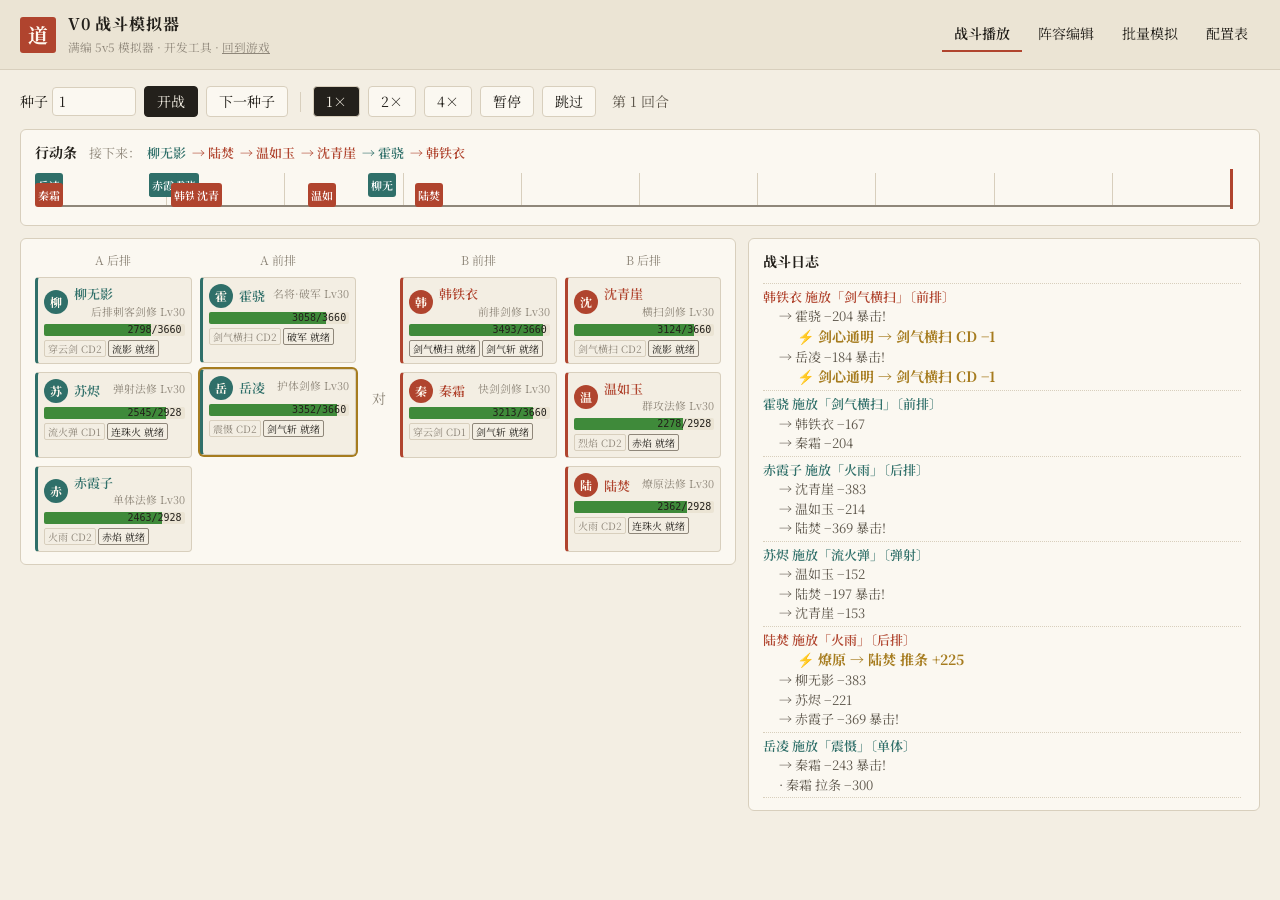
<file: v0.html>
<!doctype html>
<html lang="zh-CN">
<head>
<meta charset="utf-8">
<meta name="viewport" content="width=device-width, initial-scale=1">
<title>道 · V0 战斗模拟器</title>
<link rel="preconnect" href="https://fonts.googleapis.com">
<link href="https://fonts.googleapis.com/css2?family=Noto+Serif+SC:wght@400;600;700&display=swap" rel="stylesheet">
<link rel="stylesheet" href="src/ui/style.css">
</head>
<body>
<header class="top">
  <div class="brand"><span class="seal">道</span><div><b>V0 战斗模拟器</b><small>满编 5v5 模拟器 · 开发工具 · <a href="index.html">回到游戏</a></small></div></div>
  <nav>
    <button data-tab="player">战斗播放</button>
    <button data-tab="editor">阵容编辑</button>
    <button data-tab="batch">批量模拟</button>
    <button data-tab="config">配置表</button>
  </nav>
</header>
<main>
  <section class="page" id="page-editor" hidden></section>
  <section class="page" id="page-player"></section>
  <section class="page" id="page-batch" hidden></section>
  <section class="page" id="page-config" hidden></section>
</main>

<!-- 加载顺序即依赖顺序（与 src/node.js 保持一致）。经典脚本，file:// 直接打开即可，不需要构建或本地服务器。 -->
<!-- 地基 -->
<script src="src/core/tags.js"></script>
<script src="src/core/rng.js"></script>
<!-- 配置表 -->
<script src="src/config/coef.js"></script>
<script src="src/config/skills.js"></script>
<script src="src/config/talents.js"></script>
<script src="src/config/characters.js"></script>
<script src="src/config/game.js"></script>
<script src="src/config/assets.js"></script>
<!-- 调参覆盖（配置网站写入）→ 合并进 DAO.CONFIG -->
<script src="src/config/tuning.js"></script>
<script src="src/config/apply-tuning.js"></script>
<!-- 地基：事件、数据模型 -->
<script src="src/core/events.js"></script>
<script src="src/core/model.js"></script>
<!-- 战斗（纯逻辑，可在 Node 里跑） -->
<script src="src/battle/targeting.js"></script>
<script src="src/battle/damage.js"></script>
<script src="src/battle/engine.js"></script>
<script src="src/battle/replay.js"></script>
<script src="src/battle/log.js"></script>
<script src="src/battle/simulate.js"></script>
<!-- UI -->
<script src="src/ui/util.js"></script>
<script src="src/ui/render-text.js"></script>
<script src="src/ui/battleview.js"></script>
<script src="src/ui/config-view.js"></script>
<script src="src/ui/state.js"></script>
<script src="src/ui/editor.js"></script>
<script src="src/ui/player.js"></script>
<script src="src/ui/batch.js"></script>
<script src="src/ui/main.js"></script>
</body>
</html>
</file>
<file: src/ui/style.css>
/* 道 · V0 —— 宣纸与墨，A 方青、B 方朱 */
:root {
  --paper: #f3eee3;
  --paper-2: #ebe4d4;
  --card: #fbf8f1;
  --ink: #23201b;
  --ink-2: #5d564b;
  --ink-3: #8f877a;
  --line: #d8cfbd;
  --a: #2f6f69;
  --a-soft: #d6e6e2;
  --b: #b0442e;
  --b-soft: #f2dcd3;
  --gold: #a67c1f;
  --heal: #3f8a3a;
  --shield: #5b7fb5;
  --crit: #c2410c;
  --font: "Noto Serif SC", "Songti SC", "STSong", "SimSun", serif;
  --mono: ui-monospace, "SF Mono", Menlo, Consolas, monospace;
  color-scheme: light;
}
@media (prefers-color-scheme: dark) {
  :root:not([data-theme="light"]) {
    --paper: #17161a; --paper-2: #1f1e23; --card: #222127; --ink: #ece6d8; --ink-2: #b8b0a2; --ink-3: #847d71;
    --line: #38363d; --a: #6cb8ae; --a-soft: #22403d; --b: #e07a62; --b-soft: #4a2a23; --gold: #d4a945;
    --heal: #7cc477; --shield: #8daee0; --crit: #f08a4b; color-scheme: dark;
  }
}
:root[data-theme="dark"] {
  --paper: #17161a; --paper-2: #1f1e23; --card: #222127; --ink: #ece6d8; --ink-2: #b8b0a2; --ink-3: #847d71;
  --line: #38363d; --a: #6cb8ae; --a-soft: #22403d; --b: #e07a62; --b-soft: #4a2a23; --gold: #d4a945;
  --heal: #7cc477; --shield: #8daee0; --crit: #f08a4b; color-scheme: dark;
}

* { box-sizing: border-box; }
[hidden] { display: none !important; }
html, body { margin: 0; }
body { background: var(--paper); color: var(--ink); font-family: var(--font); font-size: 14px; line-height: 1.5; }
button, input, select, textarea { font: inherit; color: inherit; }
button {
  background: var(--card); border: 1px solid var(--line); border-radius: 4px; padding: 4px 12px; cursor: pointer;
}
button:hover { border-color: var(--ink-3); }
button.primary { background: var(--ink); color: var(--paper); border-color: var(--ink); }
button.on { background: var(--ink); color: var(--paper); }
button.mini { padding: 0 6px; font-size: 12px; line-height: 20px; }
select, input[type=number] { background: var(--card); border: 1px solid var(--line); border-radius: 4px; padding: 3px 6px; }
small { color: var(--ink-3); font-weight: 400; }
.muted { color: var(--ink-3); }
.side-A { color: var(--a); }
.side-B { color: var(--b); }

/* 顶栏 */
.top { display: flex; align-items: center; justify-content: space-between; gap: 16px; padding: 12px 20px; border-bottom: 1px solid var(--line); background: var(--paper-2); flex-wrap: wrap; }
.brand { display: flex; align-items: center; gap: 12px; }
.brand b { display: block; font-size: 16px; letter-spacing: .05em; }
.seal { display: inline-grid; place-items: center; width: 36px; height: 36px; background: var(--b); color: #fff8ee; font-weight: 700; font-size: 20px; border-radius: 3px; }
nav { display: flex; gap: 4px; flex-wrap: wrap; }
nav button { border: none; background: transparent; border-bottom: 2px solid transparent; border-radius: 0; padding: 6px 12px; }
nav button.on { background: transparent; color: var(--ink); border-bottom-color: var(--b); font-weight: 600; }
main { padding: 16px 20px 40px; max-width: 1400px; margin: 0 auto; }

.card { background: var(--card); border: 1px solid var(--line); border-radius: 6px; padding: 12px 14px; margin-bottom: 12px; }
.toolbar { display: flex; align-items: center; gap: 8px; flex-wrap: wrap; margin-bottom: 12px; }
.toolbar .sep { width: 1px; height: 20px; background: var(--line); margin: 0 4px; }
.status { color: var(--ink-2); margin-left: 8px; }
.errors { color: var(--b); font-size: 13px; margin-top: 6px; }
.scroll-x { overflow-x: auto; }

/* ===== 阵容编辑 ===== */
.editor-grid { display: grid; grid-template-columns: minmax(0, 1fr) minmax(0, 1.1fr); gap: 14px; align-items: start; }
.teams { display: grid; gap: 12px; }
.team { background: var(--card); border: 1px solid var(--line); border-radius: 6px; padding: 10px 12px; border-top: 3px solid var(--a); }
.team-B { border-top-color: var(--b); }
.team-head { display: flex; justify-content: space-between; align-items: baseline; }
.team-head h3 { margin: 0 0 6px; }
.team-A h3 { color: var(--a); } .team-B h3 { color: var(--b); }
.row-line { display: grid; grid-template-columns: 52px 1fr; gap: 8px; align-items: stretch; margin-bottom: 6px; }
.row-label { display: flex; flex-direction: column; justify-content: center; color: var(--ink-2); font-size: 13px; }
.row-cards { display: grid; grid-template-columns: repeat(3, minmax(0, 1fr)); gap: 6px; }
.slot { border: 1px solid var(--line); border-radius: 4px; padding: 6px 8px; cursor: pointer; background: var(--paper); position: relative; min-height: 56px; }
.slot:hover { border-color: var(--ink-3); }
.slot.sel { border-color: var(--ink); box-shadow: inset 0 0 0 1px var(--ink); }
.slot.empty { color: var(--ink-3); display: grid; place-items: center; cursor: default; border-style: dashed; }
.slot-name { font-weight: 600; }
.slot-title { font-size: 12px; color: var(--ink-3); }
.slot-actions { position: absolute; top: 4px; right: 4px; display: flex; gap: 2px; opacity: .55; }
.slot:hover .slot-actions { opacity: 1; }
.add-line { display: flex; gap: 6px; margin-top: 8px; flex-wrap: wrap; }

.detail-head { display: flex; justify-content: space-between; align-items: baseline; border-bottom: 1px solid var(--line); margin-bottom: 8px; }
.detail-head h3 { margin: 0 0 6px; }
.field { display: grid; grid-template-columns: 92px 1fr; gap: 8px; padding: 8px 0; border-bottom: 1px dashed var(--line); }
.field > label { color: var(--ink-2); font-size: 13px; padding-top: 3px; }
.triad { display: flex; gap: 12px; }
.triad input { width: 5em; margin-left: 4px; }
.stat-grid { display: grid; grid-template-columns: repeat(auto-fill, minmax(110px, 1fr)); gap: 4px 12px; padding: 8px 0; border-bottom: 1px dashed var(--line); }
.stat-grid div { display: flex; justify-content: space-between; font-size: 13px; }
.stat-grid span { color: var(--ink-3); }
.skill-line { display: flex; flex-wrap: wrap; gap: 4px 10px; align-items: center; font-size: 13px; margin-top: 4px; }
.skill-meta { color: var(--ink-2); }
.skill-eff { color: var(--shield); }
.skill-line.trig { color: var(--gold); }
.tags { display: inline-flex; gap: 3px; }
.tag { font-size: 11px; padding: 0 5px; border: 1px solid var(--line); border-radius: 3px; color: var(--ink-3); }
.tag.on { border-color: var(--gold); color: var(--gold); background: color-mix(in srgb, var(--gold) 12%, transparent); font-weight: 600; }
.branches { display: grid; gap: 6px; }
.branch { display: block; border: 1px solid var(--line); border-radius: 4px; padding: 6px 8px; cursor: pointer; }
.branch.on { border-color: var(--ink); background: var(--paper); }
.branch input { margin-right: 6px; }
.roll { display: inline-flex; align-items: center; gap: 8px; margin-left: 8px; flex-wrap: wrap; }
.roll input[type=range] { width: 140px; accent-color: var(--b); }
.roll-val { font-size: 12px; color: var(--ink-2); font-family: var(--mono); }
.talent-row { display: flex; align-items: center; gap: 6px; flex-wrap: wrap; margin-bottom: 6px; font-size: 13px; }
.tier { font-size: 11px; padding: 0 5px; border-radius: 3px; border: 1px solid var(--line); }
.tier-trigger { border-color: var(--gold); color: var(--gold); }
.tier-tag { border-color: var(--shield); color: var(--shield); }

/* ===== 战斗播放 ===== */
.bar-card { padding-bottom: 18px; }
.bar-head { display: flex; gap: 12px; align-items: baseline; flex-wrap: wrap; margin-bottom: 10px; }
.order { display: flex; gap: 6px; flex-wrap: wrap; font-size: 13px; }
.ord { font-weight: 600; }
.actionbar { position: relative; height: 34px; margin: 0 14px; border-bottom: 2px solid var(--ink-3); background: repeating-linear-gradient(90deg, transparent 0 calc(10% - 1px), var(--line) calc(10% - 1px) 10%); }
.bar-end { position: absolute; right: -2px; top: -4px; bottom: -4px; width: 3px; background: var(--b); }
.marker { position: absolute; top: 4px; width: 28px; height: 24px; border-radius: 3px; display: grid; place-items: center; font-size: 11px; color: #fff; transition: left .35s linear; font-weight: 600; }
.marker.side-A { background: var(--a); top: 0; }
.marker.side-B { background: var(--b); top: 10px; }
.marker.dead { opacity: .15; }
.player-grid { display: grid; grid-template-columns: minmax(0, 1.4fr) minmax(0, 1fr); gap: 12px; align-items: start; }
.field-grid { display: grid; grid-template-columns: var(--cols, 1fr 1fr 28px 1fr 1fr); gap: 8px; }
.col { display: flex; flex-direction: column; gap: 8px; }
.col-label { font-size: 12px; color: var(--ink-3); text-align: center; }
.vs { display: grid; place-items: center; color: var(--ink-3); writing-mode: vertical-rl; letter-spacing: .5em; }
.unit { position: relative; border: 1px solid var(--line); border-radius: 4px; padding: 6px; background: var(--paper); transition: transform .15s, box-shadow .15s; min-height: 86px; }
.unit.side-A { border-left: 3px solid var(--a); }
.unit.side-B { border-left: 3px solid var(--b); }
.unit.acting { box-shadow: 0 0 0 2px var(--gold); transform: translateY(-2px); }
.unit.hit { animation: shake .25s; }
.unit.healed { box-shadow: 0 0 0 2px var(--heal); }
.unit.dead { opacity: .35; filter: grayscale(1); }
@keyframes shake { 25% { transform: translateX(-3px); } 75% { transform: translateX(3px); } }
.u-name { font-weight: 600; font-size: 13px; display: flex; justify-content: space-between; }
.hp { position: relative; height: 12px; background: var(--paper-2); border-radius: 2px; margin: 4px 0; overflow: hidden; }
.hp-fill { position: absolute; inset: 0 auto 0 0; background: var(--heal); transition: width .3s; }
.sh-fill { position: absolute; inset: 0 auto 0 0; background: color-mix(in srgb, var(--shield) 70%, transparent); transition: width .3s; height: 4px; }
.hp-text { position: absolute; right: 3px; top: -2px; font-size: 10px; font-family: var(--mono); color: var(--ink); }
.u-cds, .u-status { display: flex; flex-wrap: wrap; gap: 2px; }
.cd { font-size: 10px; color: var(--ink-3); border: 1px solid var(--line); padding: 0 3px; border-radius: 2px; }
.cd.ready { color: var(--ink); border-color: var(--ink-3); }
.st { font-size: 10px; padding: 0 3px; border-radius: 2px; margin-top: 2px; }
.st-buff { background: var(--a-soft); color: var(--a); }
.st-debuff { background: var(--b-soft); color: var(--b); }
.st-guard, .st-taunt { background: var(--gold); color: #fff; }
.pop { position: absolute; right: 6px; top: 18px; font-weight: 700; color: var(--b); animation: rise .9s forwards; pointer-events: none; font-family: var(--mono); }
.pop.crit { color: var(--crit); font-size: 18px; }
.pop.heal { color: var(--heal); }
@keyframes rise { to { transform: translateY(-22px); opacity: 0; } }
.log-card { display: flex; flex-direction: column; }
.log { height: 520px; overflow-y: auto; font-size: 13px; margin-top: 6px; padding-right: 4px; }
.log-entry { padding: 3px 0; border-bottom: 1px dotted var(--line); }
.ll.d1 { padding-left: 1.2em; color: var(--ink-2); }
.ll.d2 { padding-left: 2.4em; }
.ll-round { color: var(--ink-3); text-align: center; font-size: 12px; }
.ll-action { font-weight: 600; }
.ll-crit { color: var(--crit); }
.ll-heal { color: var(--heal); }
.ll-effect { color: var(--shield); }
.ll-chain { color: var(--gold); font-weight: 700; font-size: 14px; }
.ll-end { text-align: center; font-weight: 700; font-size: 16px; padding: 8px 0; }

/* ===== 批量模拟 ===== */
.win-head { display: flex; gap: 28px; flex-wrap: wrap; align-items: baseline; }
.big { font-size: 28px; font-weight: 700; }
.win-bar { display: flex; height: 10px; margin-top: 10px; border-radius: 2px; overflow: hidden; background: var(--paper-2); }
.wb-A { background: var(--a); } .wb-B { background: var(--b); } .wb-D { background: var(--ink-3); opacity: .5; }
table.data { border-collapse: collapse; width: 100%; font-size: 13px; margin-top: 8px; }
table.data th { text-align: left; font-weight: 600; color: var(--ink-2); border-bottom: 1px solid var(--line); padding: 4px 6px; white-space: nowrap; }
table.data td { border-bottom: 1px dotted var(--line); padding: 4px 6px; white-space: nowrap; font-variant-numeric: tabular-nums; }
tr.grp td { background: var(--paper-2); font-weight: 600; }
.share { display: flex; align-items: center; gap: 6px; }
.mini-bar { width: 60px; height: 6px; background: var(--paper-2); border-radius: 2px; overflow: hidden; }
.mini-fill { height: 100%; background: var(--ink-3); }
.mini-fill.side-A { background: var(--a); } .mini-fill.side-B { background: var(--b); }
.trig-cell { color: var(--gold); font-size: 12px; }
.trig-list { display: flex; gap: 6px; flex-wrap: wrap; margin: 6px 0; }
.chip { border: 1px solid var(--gold); color: var(--gold); border-radius: 3px; padding: 0 6px; font-size: 13px; }

/* ===== 配置表 ===== */
.config-text { width: 100%; height: 70vh; font-family: var(--mono); font-size: 12px; background: var(--card); border: 1px solid var(--line); border-radius: 4px; padding: 10px; }

@media (max-width: 960px) {
  .editor-grid, .player-grid { grid-template-columns: 1fr; }
  main { padding: 12px 16px 32px; }
}
@media (max-width: 600px) {
  .field-grid { grid-template-columns: 1fr 1fr; }
  .field-grid .vs { display: none; }
  .field { grid-template-columns: 1fr; }
  .row-cards { grid-template-columns: repeat(2, minmax(0, 1fr)); }
}

/* ===================== 阶段 0 ===================== */
.navlink { color: var(--ink-2); text-decoration: none; padding: 6px 10px; font-size: 13px; }
.navlink:hover { color: var(--ink); }
.s0-nav { align-items: center; }
button.danger { background: var(--b); color: #fff; border-color: var(--b); }
button:disabled { opacity: .45; cursor: not-allowed; }
.brand small a { color: inherit; }

/* 选角 */
.chooser { max-width: 980px; margin: 0 auto; display: grid; gap: 18px; }
.chooser-intro h2 { margin: 8px 0 4px; font-size: 28px; letter-spacing: .2em; }
.chooser-intro p { margin: 0; color: var(--ink-2); }
.role-cards { display: grid; grid-template-columns: repeat(2, minmax(0, 1fr)); gap: 14px; }
.role-card { text-align: left; background: var(--card); border: 1px solid var(--line); border-radius: 6px; padding: 16px; display: grid; gap: 12px; cursor: pointer; }
.role-card:hover { border-color: var(--ink-3); }
.role-card.on { border-color: var(--ink); box-shadow: inset 0 0 0 1px var(--ink); }
.role-card:focus-visible, button:focus-visible, .name-input:focus-visible { outline: 2px solid var(--gold); outline-offset: 2px; }
.role-head { display: flex; gap: 12px; align-items: flex-start; }
.role-head h3 { margin: 0 0 2px; font-size: 20px; }
.role-head p { margin: 0; color: var(--ink-2); font-size: 13px; }
.role-glyph { flex: none; display: grid; place-items: center; width: 44px; height: 44px; border-radius: 50%; font-size: 22px; font-weight: 700; color: #fff8ee; }
.role-sword { background: var(--a); }
.role-mage { background: var(--b); }
.role-section h4, .hero-card h4 { margin: 0 0 6px; font-size: 12px; color: var(--ink-3); font-weight: 600; letter-spacing: .1em; }
.triad-grid { display: grid; grid-template-columns: repeat(3, 1fr); gap: 6px; }
.triad-grid > div { background: var(--paper); border: 1px solid var(--line); border-radius: 4px; padding: 6px 8px; display: grid; grid-template-columns: auto 1fr; align-items: baseline; gap: 0 6px; }
.triad-grid span { color: var(--ink-2); }
.triad-grid b { font-size: 18px; text-align: right; font-variant-numeric: tabular-nums; }
.triad-grid small { grid-column: 1 / -1; text-align: right; font-size: 11px; }
.kv-grid { display: grid; grid-template-columns: repeat(2, minmax(0, 1fr)); gap: 2px 14px; font-size: 13px; }
.kv-grid > div { display: flex; justify-content: space-between; border-bottom: 1px dotted var(--line); padding: 2px 0; }
.kv-grid span { color: var(--ink-3); }
.kv-grid b { font-variant-numeric: tabular-nums; font-weight: 600; }
.skill-row { font-size: 13px; display: flex; flex-wrap: wrap; gap: 2px 8px; padding: 2px 0; }
.skill-row span { color: var(--ink-2); }
.chooser-go { display: flex; gap: 10px; justify-content: center; flex-wrap: wrap; }
.name-input { background: var(--card); border: 1px solid var(--line); border-radius: 4px; padding: 8px 10px; width: 14em; }
.big-btn { padding: 8px 28px; font-size: 16px; }

/* 主界面 */
.s0-grid { display: grid; grid-template-columns: 320px minmax(0, 1fr); gap: 14px; align-items: start; }
.s0-side { display: grid; gap: 12px; }
.s0-main { min-width: 0; }
.hero-card { display: grid; gap: 10px; }
.hero-head { display: flex; align-items: center; gap: 10px; }
.hero-head h2 { margin: 0; font-size: 18px; }
.lv { margin-left: auto; text-align: right; display: grid; }
.lv b { font-size: 30px; line-height: 1; font-variant-numeric: tabular-nums; }
.expbar { position: relative; height: 18px; background: var(--paper-2); border-radius: 3px; overflow: hidden; }
.exp-fill { position: absolute; inset: 0 auto 0 0; background: var(--gold); opacity: .55; transition: width .4s; }
.expbar span { position: relative; font-size: 11px; padding-left: 6px; line-height: 18px; font-variant-numeric: tabular-nums; }
.hero-foot { font-size: 12px; border-top: 1px dashed var(--line); padding-top: 8px; }

.idle-card h4 { margin: 0; }
.idle-card p { margin: 6px 0 0; font-size: 13px; }
.idle-head { display: flex; justify-content: space-between; align-items: center; gap: 8px; }
.idle-head h4 span { color: var(--ink); }
.idle-bar { height: 6px; background: var(--paper-2); border-radius: 3px; overflow: hidden; margin-top: 8px; }
.idle-fill { height: 100%; width: 0; background: var(--a); transition: width .15s linear; }

.stages-card { display: grid; gap: 8px; }
.stages-head { display: flex; justify-content: space-between; align-items: flex-end; gap: 10px; border-bottom: 1px solid var(--line); padding-bottom: 8px; }
.stages-head h2 { margin: 0; letter-spacing: .1em; }
.progress-chip { font-variant-numeric: tabular-nums; border: 1px solid var(--line); border-radius: 12px; padding: 0 10px; color: var(--ink-2); }
.chapter-done { display: grid; gap: 2px; background: var(--a-soft); color: var(--a); border-radius: 4px; padding: 8px 12px; font-size: 13px; }
.stage-row { display: grid; grid-template-columns: 44px minmax(0, 1fr) auto; gap: 10px; align-items: center; padding: 10px 4px; border-bottom: 1px dotted var(--line); }
.stage-row.locked { opacity: .45; }
.stage-row.next { background: color-mix(in srgb, var(--gold) 8%, transparent); border-radius: 4px; }
.stage-id { font-variant-numeric: tabular-nums; color: var(--ink-3); font-size: 15px; text-align: center; }
.stage-row.boss .stage-id { color: var(--b); font-weight: 700; }
.stage-title { display: flex; gap: 8px; align-items: baseline; flex-wrap: wrap; }
.stage-title b { font-size: 15px; }
.stage-title span { font-size: 12px; }
.enemy-chips { display: flex; flex-wrap: wrap; gap: 4px; margin-top: 4px; align-items: center; }
.enemy-chip { font-size: 12px; border: 1px solid var(--line); border-radius: 3px; padding: 0 5px; }
.enemy-chip small { margin-left: 3px; }
.enemy-chip.boss { border-color: var(--b); color: var(--b); }
.exp-note { font-size: 12px; margin-left: 4px; }
.stage-side { display: grid; gap: 6px; justify-items: end; }
.stage-btns { display: flex; gap: 4px; }
.badge { font-size: 11px; padding: 0 6px; border-radius: 3px; white-space: nowrap; }
.badge.ok { background: var(--a-soft); color: var(--a); }
.badge.go { background: color-mix(in srgb, var(--gold) 18%, transparent); color: var(--gold); }
.badge.lock { color: var(--ink-3); border: 1px solid var(--line); }

.battle-head { display: flex; align-items: center; gap: 12px; flex-wrap: wrap; margin-bottom: 10px; }
.battle-head h2 { margin: 0; font-size: 18px; }
.result-banner { display: flex; justify-content: space-between; align-items: center; gap: 12px; flex-wrap: wrap; border-radius: 6px; padding: 10px 14px; margin-bottom: 12px; border: 1px solid var(--line); background: var(--card); }
.result-banner.win { border-color: var(--a); background: var(--a-soft); }
.result-banner.lose { border-color: var(--b); background: var(--b-soft); }
.rb-main { display: flex; gap: 6px 14px; align-items: baseline; flex-wrap: wrap; }
.rb-title { font-size: 22px; letter-spacing: .2em; }
.win .rb-title { color: var(--a); } .lose .rb-title { color: var(--b); }
.lvup { color: var(--gold); font-weight: 700; }
.first { font-weight: 600; }
.rb-btns { display: flex; gap: 6px; flex-wrap: wrap; }
.s0 .log { height: 420px; }

@media (max-width: 860px) {
  .s0-grid { grid-template-columns: 1fr; }
  .role-cards { grid-template-columns: 1fr; }
}
@media (max-width: 600px) {
  .stage-row { grid-template-columns: 36px minmax(0, 1fr); }
  .stage-side { grid-column: 1 / -1; grid-template-columns: auto 1fr; justify-items: start; align-items: center; }
  .stage-btns { justify-self: end; }
}

/* ===================== 阶段 1 ===================== */
.s1-top { display: grid; grid-template-columns: auto 1fr auto auto; gap: 10px 16px; align-items: center; }
.s1-chips { display: flex; gap: 8px; flex-wrap: wrap; align-items: center; }
.chip-stat { display: inline-flex; align-items: baseline; gap: 6px; border: 1px solid var(--line); background: var(--card); border-radius: 14px; padding: 2px 10px; }
.chip-stat b { font-variant-numeric: tabular-nums; }
.switch { display: inline-flex; align-items: center; gap: 8px; border-radius: 14px; padding: 2px 10px 2px 4px; }
.switch .knob { width: 30px; height: 16px; border-radius: 8px; background: var(--paper-2); border: 1px solid var(--line); position: relative; transition: background .2s; }
.switch .knob::after { content: ""; position: absolute; top: 1px; left: 1px; width: 12px; height: 12px; border-radius: 50%; background: var(--ink-3); transition: transform .2s, background .2s; }
.switch.on { background: var(--card); color: var(--ink); }
.switch.on .knob { background: var(--a-soft); border-color: var(--a); }
.switch.on .knob::after { transform: translateX(14px); background: var(--a); }
.s1-nav { display: flex; gap: 2px; }
.s1-nav button { border: none; background: transparent; border-bottom: 2px solid transparent; border-radius: 0; padding: 6px 12px; }
.s1-nav button.on { color: var(--ink); border-bottom-color: var(--b); font-weight: 600; }
.s1-tools { display: flex; align-items: center; gap: 4px; }

.activity { display: flex; justify-content: space-between; align-items: center; gap: 10px 16px; flex-wrap: wrap; padding: 8px max(20px, env(safe-area-inset-right, 0px)) 8px max(20px, env(safe-area-inset-left, 0px)); border-bottom: 1px solid var(--line); background: var(--card); font-size: 13px; position: sticky; top: env(safe-area-inset-top, 0px); z-index: 5; }
.act-main, .act-side { display: flex; align-items: center; gap: 10px; flex-wrap: wrap; min-width: 0; }
.act-dot { width: 8px; height: 8px; border-radius: 50%; background: var(--ink-3); flex: none; }
.act-dot.push { background: var(--b); animation: pulse 1s infinite; }
.act-dot.farm { background: var(--a); animation: pulse 1.6s infinite; }
.act-dot.wait { background: var(--gold); }
@keyframes pulse { 50% { opacity: .35; } }
@media (prefers-reduced-motion: reduce) { .act-dot { animation: none !important; } }
.act-bar { width: 120px; height: 6px; background: var(--paper-2); border-radius: 3px; overflow: hidden; }
.act-bar.small { width: 140px; height: 4px; margin-top: 2px; }
.act-fill { height: 100%; width: 0; background: var(--a); transition: width .15s linear; }
.act-fill.research { background: var(--gold); }
.act-research { display: grid; }

.s1-stages { display: grid; grid-template-columns: minmax(300px, 380px) minmax(0, 1fr); gap: 14px; align-items: start; }
.s1-stages .stages-card { gap: 2px; }
.s1-stages .stage-row { grid-template-columns: 40px minmax(0, 1fr); padding: 8px 4px; }
.s1-stages .stage-side { grid-column: 1 / -1; grid-template-columns: auto 1fr; justify-items: start; align-items: center; }
.s1-stages .stage-btns { justify-self: end; }
.stage-row.gate .stage-id { color: var(--gold); font-weight: 700; }
.s1-battle { min-width: 0; }
.s1 .player-grid { grid-template-columns: minmax(0, 1fr); }
.s1 .log { height: 260px; }

.cave-grid { display: grid; grid-template-columns: repeat(2, minmax(0, 1fr)); gap: 14px; align-items: start; }
.cave-card h2 { margin: 0 0 4px; font-size: 18px; }
.recruit-row { display: flex; align-items: center; gap: 12px; flex-wrap: wrap; margin: 10px 0; }
.odds summary { cursor: pointer; color: var(--ink-2); font-size: 13px; }
.odds-list { display: grid; gap: 4px; margin-top: 6px; font-size: 12px; }
.odds-list > div { display: flex; gap: 8px; align-items: center; }
.recruit-result { margin-top: 12px; border-top: 1px dashed var(--line); padding-top: 10px; }
.recruit-result h4 { margin: 0 0 6px; font-size: 12px; color: var(--ink-3); }
.pending-box { background: var(--b-soft); color: var(--b); border-radius: 4px; padding: 6px 10px; font-size: 13px; }
.slot-dots { display: flex; gap: 8px; margin: 10px 0; }
.slot-dots .dot { width: 32px; height: 32px; border-radius: 50%; display: grid; place-items: center; border: 1px dashed var(--line); color: var(--ink-3); font-variant-numeric: tabular-nums; }
.slot-dots .dot.on { border: 1px solid var(--a); background: var(--a-soft); color: var(--a); font-weight: 700; }
.slot-dots .dot.busy { border: 1px solid var(--gold); color: var(--gold); animation: pulse 1.6s infinite; }
.research-active, .research-next { font-size: 14px; margin: 6px 0; }
.researcher-list { display: grid; gap: 6px; margin-top: 8px; }
.researcher { display: grid; grid-template-columns: auto minmax(0, 1fr) auto auto; gap: 8px; align-items: center; font-size: 13px; }
.researcher .role-glyph, .fm-unit .role-glyph, .cc-head .role-glyph { width: 30px; height: 30px; font-size: 15px; }
.r-name small { color: var(--ink-3); }

.q-badge { font-size: 11px; padding: 0 5px; border-radius: 3px; border: 1px solid var(--line); color: var(--ink-2); }
.q-white { color: var(--ink-2); }
.q-blue { border-color: var(--shield); color: var(--shield); }
.q-yellow { border-color: var(--gold); color: var(--gold); }
.q-orange { border-color: var(--crit); color: var(--crit); background: color-mix(in srgb, var(--crit) 10%, transparent); }
.q-starter { border-color: var(--a); color: var(--a); }

.roster-page { display: grid; gap: 10px; }
.group-title { margin: 8px 0 0; font-size: 14px; color: var(--ink-2); letter-spacing: .1em; }
.char-grid { display: grid; grid-template-columns: repeat(auto-fill, minmax(260px, 1fr)); gap: 12px; }
.char-card { background: var(--card); border: 1px solid var(--line); border-radius: 6px; padding: 12px; display: grid; gap: 8px; align-content: start; }
.char-card.st-research { border-style: dashed; }
.char-card.st-idle { opacity: .92; }
.cc-head { display: flex; align-items: center; gap: 10px; }
.cc-name { display: grid; }
.cc-name small { display: flex; gap: 4px; align-items: center; }
.cc-skills, .cc-talents { display: grid; gap: 2px; }
.talent-line { font-size: 12px; color: var(--ink-2); }
.talent-line.tier-tag { color: var(--shield); }
.talent-line.tier-trigger { color: var(--gold); font-weight: 600; }
.cc-actions { display: flex; gap: 6px; flex-wrap: wrap; border-top: 1px dashed var(--line); padding-top: 8px; }
button.ghost { background: transparent; }

.formation-card { display: grid; gap: 10px; }
.fm-head h2 { margin: 0; font-size: 18px; }
.fm-head { display: grid; gap: 2px; }
.fm-rows { display: grid; grid-template-columns: repeat(2, minmax(0, 1fr)) auto; gap: 10px; align-items: stretch; }
.fm-col { border: 1px solid var(--line); border-radius: 4px; padding: 8px; display: grid; gap: 6px; align-content: start; background: var(--paper); }
.fm-front { border-color: var(--a); }
.fm-label { font-size: 12px; color: var(--ink-3); }
.fm-unit { display: grid; grid-template-columns: auto 1fr auto; gap: 8px; align-items: center; font-size: 13px; }
.fm-enemy { align-self: center; writing-mode: vertical-rl; letter-spacing: .3em; font-size: 12px; }
.fm-btns { display: flex; gap: 6px; }

.modal-layer { position: fixed; inset: 0; background: color-mix(in srgb, var(--ink) 35%, transparent); display: grid; place-items: center; z-index: 20; padding: 16px; }
.modal { background: var(--card); border: 1px solid var(--line); border-radius: 8px; padding: 18px 20px; max-width: 520px; width: 100%; max-height: 90vh; overflow: auto; box-shadow: 0 10px 40px rgba(0,0,0,.18); }
.modal h2 { margin: 0 0 8px; letter-spacing: .1em; }
.modal p { margin: 6px 0; color: var(--ink-2); line-height: 1.7; }
.modal-btns { display: flex; justify-content: flex-end; gap: 8px; margin-top: 14px; }
.swap-list { display: flex; flex-wrap: wrap; gap: 6px; margin-top: 10px; }

.toasts { position: fixed; right: max(16px, env(safe-area-inset-right, 0px)); bottom: calc(16px + env(safe-area-inset-bottom, 0px)); display: grid; gap: 6px; z-index: 30; max-width: min(360px, calc(100vw - 32px)); }
.toast { background: var(--ink); color: var(--paper); border-radius: 4px; padding: 8px 12px; font-size: 13px; box-shadow: 0 4px 16px rgba(0,0,0,.2); transition: opacity .5s, transform .5s; }
.toast.good { background: var(--a); color: #fff; }
.toast.bad { background: var(--b); color: #fff; }
.toast.out { opacity: 0; transform: translateY(6px); }

@media (max-width: 1100px) {
  .s1-top { grid-template-columns: auto 1fr; }
  .s1-nav { grid-column: 1 / -1; order: 3; }
  .s1-tools { justify-self: end; }
}
@media (max-width: 900px) {
  .s1-stages, .cave-grid { grid-template-columns: minmax(0, 1fr); }
}
@media (max-width: 600px) {
  .s1-top { grid-template-columns: 1fr; }
  .s1-tools { justify-self: start; }
  .fm-rows { grid-template-columns: 1fr; }
  .fm-enemy { display: none; }
}

/* ===================== 阶段 2：技能卡 ===================== */
.chapter-block { display: grid; gap: 2px; margin-bottom: 10px; }
.chapter-block.locked { opacity: .55; }
.chapter-block.done > summary { list-style: none; cursor: pointer; }
.chapter-block.done > summary::-webkit-details-marker { display: none; }
.chapter-block.done > summary .stages-head::after { content: "展开"; font-size: 12px; color: var(--ink-3); margin-left: 8px; }
.chapter-block.done[open] > summary .stages-head::after { content: "收起"; }
.drops { color: var(--gold); font-weight: 600; }
.card-slot { border: 1px solid var(--gold); border-radius: 4px; padding: 6px 8px; display: grid; gap: 2px; background: color-mix(in srgb, var(--gold) 6%, transparent); }
.card-slot.empty { border-style: dashed; border-color: var(--line); background: transparent; display: flex; gap: 8px; align-items: center; }
.cs-top { display: flex; gap: 6px; align-items: baseline; flex-wrap: wrap; }
.cs-label { font-size: 11px; color: var(--ink-3); }
.cs-val { margin-left: auto; font-variant-numeric: tabular-nums; font-size: 13px; }
.bag-page { display: grid; gap: 12px; }
.bag-head { display: grid; gap: 8px; }
.bag-head h2 { margin: 0 0 4px; font-size: 18px; }
.bag-head p { margin: 0; }
.bag-tools { display: flex; gap: 12px; align-items: center; flex-wrap: wrap; }
.check { display: inline-flex; align-items: center; gap: 4px; font-size: 13px; cursor: pointer; }
.bag-grid { display: grid; grid-template-columns: repeat(auto-fill, minmax(280px, 1fr)); gap: 12px; }
.bag-item { display: grid; gap: 6px; align-content: start; margin-bottom: 0; }
.bi-head { display: flex; gap: 6px; align-items: baseline; }
.bi-count { margin-left: auto; font-variant-numeric: tabular-nums; color: var(--ink-2); }
.bi-user { display: grid; grid-template-columns: auto minmax(0, 1fr) auto; gap: 8px; align-items: center; font-size: 13px; border-top: 1px dotted var(--line); padding-top: 6px; }
.bi-user .role-glyph { width: 26px; height: 26px; font-size: 13px; }
.roll-compare { display: flex; gap: 10px; align-items: center; justify-content: center; margin: 10px 0; }
.roll-box { border: 1px solid var(--line); border-radius: 6px; padding: 8px 14px; display: grid; justify-items: center; gap: 2px; min-width: 110px; opacity: .6; }
.roll-box b { font-size: 22px; font-variant-numeric: tabular-nums; }
.roll-box.kept { opacity: 1; border-color: var(--a); background: var(--a-soft); }
.kept-mark { color: var(--a); font-weight: 700; font-size: 12px; }
.vs-arrow { color: var(--ink-3); }
.modal-extra { display: flex; gap: 12px; align-items: center; flex-wrap: wrap; margin-top: 8px; }

/* ===== 阶段 3：采集 / 锻造房 / 装备 ===== */
.chip-stat.ore b { color: var(--shield); }
.act-gather, .act-hint { display: flex; align-items: center; gap: 6px; flex-wrap: wrap; }
.act-gather b { color: var(--shield); font-variant-numeric: tabular-nums; }
.act-hint { border: 1px solid var(--gold); border-radius: 4px; padding: 2px 6px; background: color-mix(in srgb, var(--gold) 10%, transparent); }
.gather-total { display: flex; gap: 16px; margin: 4px 0 8px; font-size: 13px; }
.gather-total b { color: var(--shield); font-variant-numeric: tabular-nums; }
.researcher.on .r-name { color: var(--shield); }
.forge-row { display: grid; grid-template-columns: 56px minmax(0, 1fr); gap: 8px; align-items: center; margin: 6px 0; }
.fr-label { color: var(--ink-2); font-size: 13px; }
.seg { display: flex; flex-wrap: wrap; gap: 4px; }
.seg button { padding: 2px 10px; }
.forge-preview { border: 1px dashed var(--line); border-radius: 4px; padding: 8px 10px; margin: 8px 0; display: grid; gap: 6px; }
.forge-cost { display: flex; gap: 14px; flex-wrap: wrap; font-size: 13px; }
.forge-cost .lack { color: var(--b); }
.forge-preview > button { justify-self: start; }
.gear-bag-row { display: grid; grid-template-columns: auto minmax(0, 1fr) auto; gap: 8px; align-items: center; padding: 3px 0; border-bottom: 1px dashed var(--line); font-size: 13px; }
.gear-name { font-weight: 600; }
.gear-slots { display: grid; gap: 4px; }
.gear-slot { display: grid; grid-template-columns: 34px minmax(0, 1fr) auto; gap: 6px; align-items: center; border: 1px solid var(--line); border-radius: 4px; padding: 4px 6px; font-size: 13px; }
.gear-slot.empty { border-style: dashed; }
.gs-main { display: grid; }
.gs-main small { font-size: 11px; }
.gs-btns { display: flex; gap: 4px; }
.gear-choose { display: grid; gap: 6px; margin-top: 8px; }
.gear-opt { text-align: left; display: flex; flex-wrap: wrap; gap: 4px; align-items: baseline; }
.char-card.st-gather { border-left: 3px solid var(--shield); }

/* ===== 表现层预留：资源位（有图显示图，没图退回文字色块） ===== */
.art-img { display: block; object-fit: cover; }
img.role-glyph { border-radius: 50%; background: var(--paper-2); }
.u-head { display: flex; align-items: center; gap: 6px; }
.u-head .u-name { flex: 1; min-width: 0; }
.u-art { flex: none; width: 24px; height: 24px; border-radius: 50%; display: grid; place-items: center; font-size: 12px; font-weight: 700; color: #fff8ee; }
.art-fb.u-art.side-A { background: var(--a); }
.art-fb.u-art.side-B { background: var(--b); }
img.u-art { background: var(--paper-2); }
img.gear-icon, img.card-icon { width: 28px; height: 28px; border-radius: 3px; }
.u-head .u-name { flex-wrap: wrap; gap: 0 6px; }
.u-head .u-name small { margin-left: auto; }
.chip-stat.warn { border-color: var(--gold); } .chip-stat.warn b { color: var(--gold); }

/* ===== 阶段 3.5：3 选 1、名额 ===== */
.modal.wide { width: min(980px, calc(100vw - 32px)); max-width: none; }
.choice-grid { display: grid; grid-template-columns: repeat(auto-fit, minmax(240px, 1fr)); gap: 10px; margin: 8px 0; max-height: 62vh; overflow: auto; }
.choice { display: grid; gap: 6px; align-content: start; border: 1px solid var(--line); border-radius: 6px; padding: 6px; }
.choice.def { border-color: var(--a); box-shadow: inset 0 0 0 1px var(--a); }
.choice .char-card { margin: 0; }
.choice-meta { display: flex; flex-wrap: wrap; gap: 4px 12px; font-size: 12px; color: var(--ink-2); }
.choice > button { justify-self: stretch; }
.warn-text { color: var(--b); font-size: 13px; margin: 6px 0 0; }

/* ===== 阶段 3.6：装备品质（白 / 绿 / 蓝 / 紫 / 橙 / 红）、打造 ===== */
:root { --gq-white: #8f877a; --gq-green: #3f8a3a; --gq-blue: #2f6db5; --gq-purple: #8a4bb8; --gq-orange: #c2660c; --gq-red: #b8322a; }
@media (prefers-color-scheme: dark) { :root:not([data-theme="light"]) { --gq-white: #c9c1b2; --gq-green: #7cc477; --gq-blue: #79a8e8; --gq-purple: #c08ae6; --gq-orange: #f0a04b; --gq-red: #f07a6e; } }
:root[data-theme="dark"] { --gq-white: #c9c1b2; --gq-green: #7cc477; --gq-blue: #79a8e8; --gq-purple: #c08ae6; --gq-orange: #f0a04b; --gq-red: #f07a6e; }
.gear-name.gq-white { color: var(--gq-white); } .gear-name.gq-green { color: var(--gq-green); } .gear-name.gq-blue { color: var(--gq-blue); }
.gear-name.gq-purple { color: var(--gq-purple); } .gear-name.gq-orange { color: var(--gq-orange); } .gear-name.gq-red { color: var(--gq-red); }
.gear-name.off { text-decoration: line-through; opacity: .7; }
.q-odds { display: flex; flex-wrap: wrap; gap: 6px; align-items: center; margin: 4px 0 8px; font-size: 13px; }
.gq-chip { border: 1px solid currentColor; border-radius: 10px; padding: 0 8px; font-weight: 600; }
.gq-chip.gq-white { color: var(--gq-white); } .gq-chip.gq-green { color: var(--gq-green); } .gq-chip.gq-blue { color: var(--gq-blue); }
.gq-chip.gq-purple { color: var(--gq-purple); } .gq-chip.gq-orange { color: var(--gq-orange); } .gq-chip.gq-red { color: var(--gq-red); }
.act-fill.craft { background: var(--gold); }
.char-card.st-craft { border-left: 3px solid var(--gold); }

/* ===== 阶段 3.7：标题页、存档位 ===== */
body.at-title #chips, body.at-title #nav, body.at-title #save-btn, body.at-title #activity { display: none !important; }
.title-wait { padding: 40px 20px; text-align: center; }
.title-page { max-width: 760px; margin: 0 auto; padding: 32px 16px 48px; }
.title-head { display: flex; align-items: center; gap: 16px; margin-bottom: 24px; }
.title-head h1 { margin: 0; font-size: 30px; letter-spacing: 0.1em; }
.title-head p { margin: 4px 0 0; }
.seal.big { width: 64px; height: 64px; font-size: 36px; border-radius: 6px; }
.title-menu { display: flex; flex-direction: column; gap: 10px; max-width: 360px; }
.title-menu .big-btn { display: flex; flex-direction: column; align-items: flex-start; gap: 2px; padding: 12px 16px; font-size: 16px; text-align: left; }
.title-menu .big-btn small { font-size: 12px; color: inherit; opacity: 0.75; }
.title-panel h2 { margin: 0 0 4px; }
.slot-card { display: grid; grid-template-columns: 84px 1fr auto; gap: 12px; align-items: center; background: var(--card); border: 1px solid var(--line); border-radius: 6px; padding: 12px 14px; margin: 10px 0; }
.slot-card.empty { background: transparent; border-style: dashed; }
.slot-card.bad { border-color: var(--b); }
.slot-no { font-weight: 600; color: var(--ink-2); }
.slot-info { display: flex; flex-direction: column; gap: 2px; min-width: 0; }
.save-acts { display: flex; flex-wrap: wrap; gap: 6px; justify-content: flex-end; }
.backup-row { display: flex; justify-content: space-between; align-items: center; gap: 10px; padding: 8px 0; border-bottom: 1px solid var(--line); flex-wrap: wrap; }
.title-back { margin-top: 18px; }
.title-page .lack, .forge-card .lack, .activity .lack { color: var(--b); }
@media (max-width: 560px) {
  .slot-card { grid-template-columns: 1fr; }
  .save-acts { justify-content: flex-start; }
}

/* ===== 阶段 4a：建筑、多工位、装备背包批量处理、三种原料 ===== */
.bld-list { display: flex; flex-direction: column; gap: 6px; }
.bld-row { display: grid; grid-template-columns: 110px 1fr auto; gap: 10px; align-items: center; padding: 6px 0; border-bottom: 1px solid var(--line); }
.bld-row.locked { opacity: .55; }
.bld-info { display: flex; flex-direction: column; gap: 2px; min-width: 0; }
.bld-act { display: flex; align-items: center; gap: 8px; justify-content: flex-end; flex-wrap: wrap; }
.station { border-top: 1px dashed var(--line); padding-top: 8px; margin-top: 8px; }
.station.free .forge-preview { margin-top: 4px; }
.bag-batch { display: flex; flex-wrap: wrap; gap: 8px; align-items: center; margin: 8px 0; }
.bag-batch .check { margin: 0; }
.gear-bag-row .gs-btns { display: inline-flex; gap: 4px; flex-wrap: wrap; justify-content: flex-end; }
.gear-slot.locked { opacity: .5; }
.muted-card { background: transparent; border-style: dashed; }
.chip-stat.mat-herb b { color: #5f9a52; }
.chip-stat.mat-stone b { color: #7a8fb3; }
@media (max-width: 560px) {
  .bld-row { grid-template-columns: 1fr; }
  .bld-act { justify-content: flex-start; }
}
</file>
